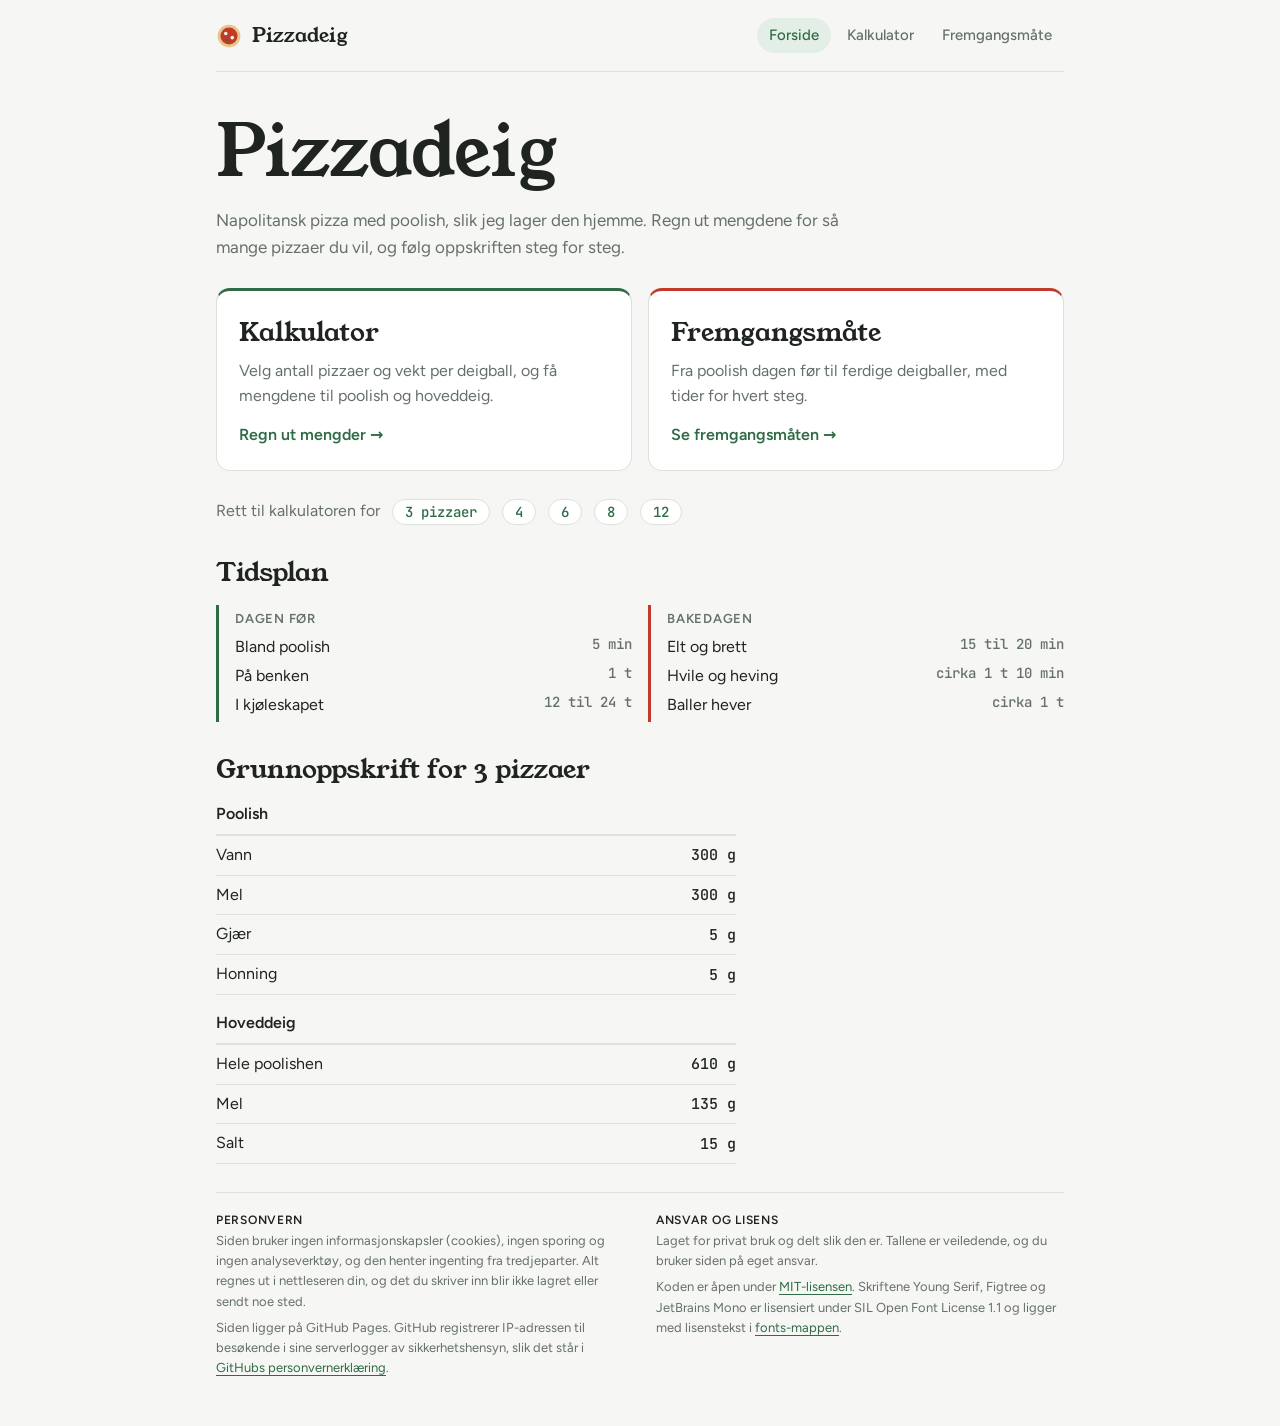
<file: index.html>
<!doctype html>
<html lang="no">
<head>
<meta charset="utf-8">
<meta name="viewport" content="width=device-width, initial-scale=1">
<title>Pizzadeig</title>
<meta name="description" content="Napolitansk pizzadeig med poolish: kalkulator og fremgangsmåte.">
<link rel="icon" href="data:image/svg+xml,%3Csvg xmlns='http://www.w3.org/2000/svg' viewBox='0 0 32 32'%3E%3Ccircle cx='16' cy='16' r='14' fill='%23e8c58a'/%3E%3Ccircle cx='16' cy='16' r='10.5' fill='%23c23b2a'/%3E%3Ccircle cx='12' cy='13' r='2.2' fill='%23f6f1e4'/%3E%3Ccircle cx='20' cy='18' r='2.2' fill='%23f6f1e4'/%3E%3Ccircle cx='14' cy='21' r='1.6' fill='%232f6b45'/%3E%3C/svg%3E">
<link rel="stylesheet" href="style.css">
<style>
.hero { padding-top: 12px; display: grid; gap: 8px; }
.hero h1 { font-size: clamp(40px, 10vw, 72px); }
.cards { display: grid; grid-template-columns: repeat(auto-fit, minmax(260px, 1fr)); gap: 16px; }
.card { display: grid; gap: 6px; align-content: start; background: var(--surface); border: 1px solid var(--line); border-radius: 14px; padding: 22px; text-decoration: none; color: var(--ink); transition: border-color .15s, transform .15s; }
.card:hover { border-color: var(--basil); transform: translateY(-2px); }
.card h2 { font-family: var(--display); font-weight: 400; font-size: 26px; margin: 0; }
.card p { margin: 0; color: var(--muted); }
.card .go { margin-top: 8px; color: var(--basil); font-weight: 600; }
.card.calc { border-top: 3px solid var(--basil); }
.card.steps { border-top: 3px solid var(--tomato); }
.quick { display: flex; flex-wrap: wrap; align-items: center; gap: 8px 12px; color: var(--muted); }
.quick a { font: 500 14px var(--mono); border: 1px solid var(--line); border-radius: 999px; padding: 3px 12px; text-decoration: none; background: var(--surface); }
.quick a:hover { border-color: var(--basil); }
.section-title { font-family: var(--display); font-weight: 400; font-size: 26px; margin: 0 0 12px; }
.timeline { display: grid; grid-template-columns: repeat(auto-fit, minmax(240px, 1fr)); gap: 16px; }
.day { border-left: 3px solid var(--basil); padding: 4px 0 4px 16px; }
.day.bake { border-color: var(--tomato); }
.day h3 { margin: 0; font-size: 13px; letter-spacing: .06em; text-transform: uppercase; color: var(--muted); }
.day ul { margin: 6px 0 0; padding: 0; list-style: none; display: grid; gap: 4px; }
.day li { display: flex; justify-content: space-between; gap: 12px; }
.day li span:last-child { font: 500 14px var(--mono); color: var(--muted); white-space: nowrap; }
.base { width: 100%; max-width: 520px; border-collapse: collapse; }
.base td { padding: 7px 0; border-bottom: 1px solid var(--line); }
.base td.g { text-align: right; font: 500 15px var(--mono); }
.base tr.h td { padding-top: 16px; font-weight: 600; border-bottom: 2px solid var(--line); }
.base tr.h:first-child td { padding-top: 0; }
@media (prefers-reduced-motion: reduce) { .card { transition: none; } .card:hover { transform: none; } }
</style>
</head>
<body>
<div class="wrap">
  <nav class="site-nav" aria-label="Hovedmeny"><a class="brand" href="index.html"><svg viewBox="0 0 32 32" aria-hidden="true"><circle cx="16" cy="16" r="14" fill="#e8c58a"/><circle cx="16" cy="16" r="10.5" fill="#c23b2a"/><circle cx="12" cy="13" r="2.2" fill="#f6f1e4"/><circle cx="20" cy="18" r="2.2" fill="#f6f1e4"/><circle cx="14" cy="21" r="1.6" fill="#2f6b45"/></svg>Pizzadeig</a><ul><li><a href="index.html" aria-current="page">Forside</a></li><li><a href="kalkulator.html">Kalkulator</a></li><li><a href="fremgangsmate.html">Fremgangsmåte</a></li></ul></nav>
  <header class="hero">
    <h1>Pizzadeig</h1>
    <p class="lede">Napolitansk pizza med poolish, slik jeg lager den hjemme. Regn ut mengdene for så mange pizzaer du vil, og følg oppskriften steg for steg.</p>
  </header>

  <section class="cards">
    <a class="card calc" href="kalkulator.html">
      <h2>Kalkulator</h2>
      <p>Velg antall pizzaer og vekt per deigball, og få mengdene til poolish og hoveddeig.</p>
      <span class="go">Regn ut mengder →</span>
    </a>
    <a class="card steps" href="fremgangsmate.html">
      <h2>Fremgangsmåte</h2>
      <p>Fra poolish dagen før til ferdige deigballer, med tider for hvert steg.</p>
      <span class="go">Se fremgangsmåten →</span>
    </a>
  </section>

  <div class="quick"><span>Rett til kalkulatoren for</span>
    <a href="kalkulator.html?n=3">3 pizzaer</a><a href="kalkulator.html?n=4">4</a><a href="kalkulator.html?n=6">6</a><a href="kalkulator.html?n=8">8</a><a href="kalkulator.html?n=12">12</a>
  </div>

  <section>
    <h2 class="section-title">Tidsplan</h2>
    <div class="timeline">
      <div class="day"><h3>Dagen før</h3><ul>
        <li><span>Bland poolish</span><span>5 min</span></li>
        <li><span>På benken</span><span>1 t</span></li>
        <li><span>I kjøleskapet</span><span>12 til 24 t</span></li>
      </ul></div>
      <div class="day bake"><h3>Bakedagen</h3><ul>
        <li><span>Elt og brett</span><span>15 til 20 min</span></li>
        <li><span>Hvile og heving</span><span>cirka 1 t 10 min</span></li>
        <li><span>Baller hever</span><span>cirka 1 t</span></li>
      </ul></div>
    </div>
  </section>

  <section>
    <h2 class="section-title">Grunnoppskrift for 3 pizzaer</h2>
    <table class="base">
      <tr class="h"><td>Poolish</td><td></td></tr>
      <tr><td>Vann</td><td class="g">300 g</td></tr>
      <tr><td>Mel</td><td class="g">300 g</td></tr>
      <tr><td>Gjær</td><td class="g">5 g</td></tr>
      <tr><td>Honning</td><td class="g">5 g</td></tr>
      <tr class="h"><td>Hoveddeig</td><td></td></tr>
      <tr><td>Hele poolishen</td><td class="g">610 g</td></tr>
      <tr><td>Mel</td><td class="g">135 g</td></tr>
      <tr><td>Salt</td><td class="g">15 g</td></tr>
    </table>
  </section>

  <footer class="about">
    <div>
      <h2>Personvern</h2>
      <p>Siden bruker ingen informasjonskapsler (cookies), ingen sporing og ingen analyseverktøy, og den henter ingenting fra tredjeparter. Alt regnes ut i nettleseren din, og det du skriver inn blir ikke lagret eller sendt noe sted.</p>
      <p>Siden ligger på GitHub Pages. GitHub registrerer IP-adressen til besøkende i sine serverlogger av sikkerhetshensyn, slik det står i <a href="https://docs.github.com/en/site-policy/privacy-policies/github-general-privacy-statement" rel="noopener">GitHubs personvernerklæring</a>.</p>
    </div>
    <div>
      <h2>Ansvar og lisens</h2>
      <p>Laget for privat bruk og delt slik den er. Tallene er veiledende, og du bruker siden på eget ansvar.</p>
      <p>Koden er åpen under <a href="https://github.com/PederMyhrer/pizzadeig/blob/main/LICENSE" rel="noopener">MIT-lisensen</a>. Skriftene Young Serif, Figtree og JetBrains Mono er lisensiert under SIL Open Font License 1.1 og ligger med lisenstekst i <a href="https://github.com/PederMyhrer/pizzadeig/tree/main/fonts" rel="noopener">fonts-mappen</a>.</p>
    </div>
  </footer>
</div>

</body>
</html>
</file>
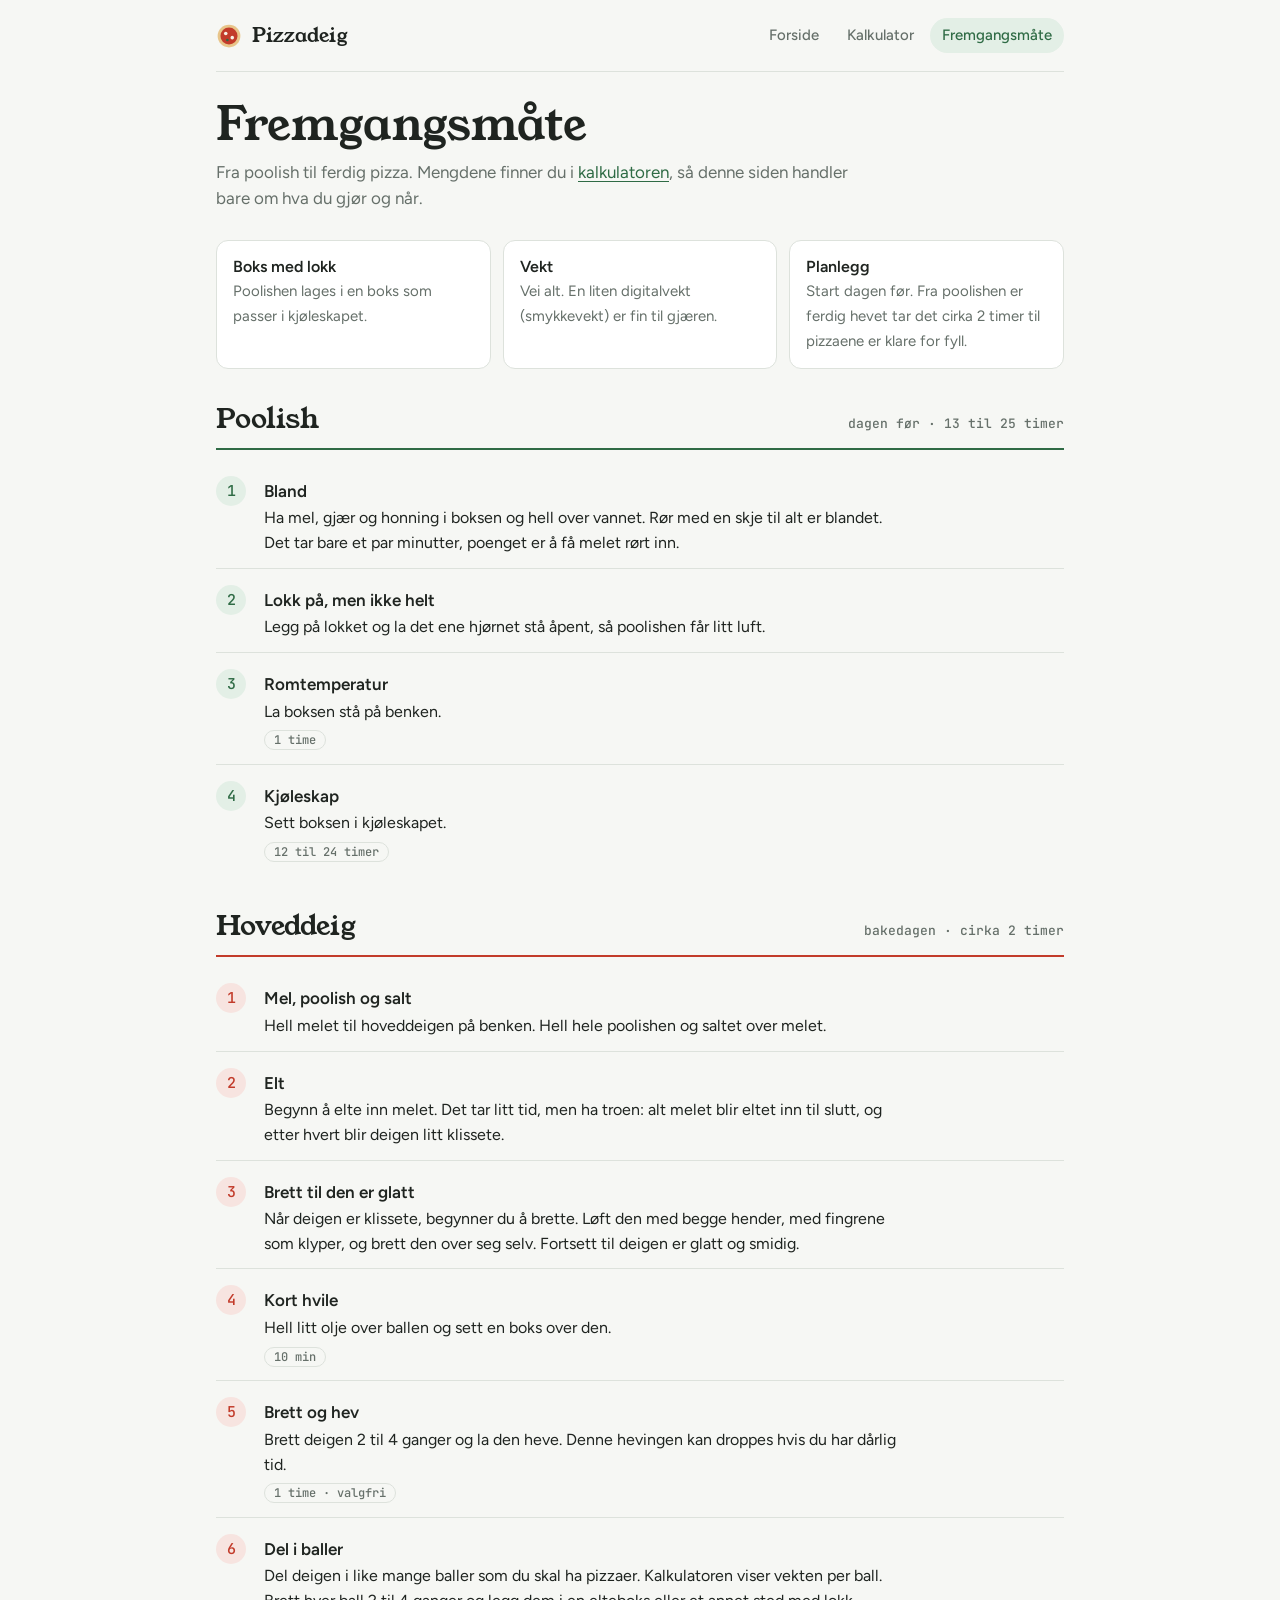
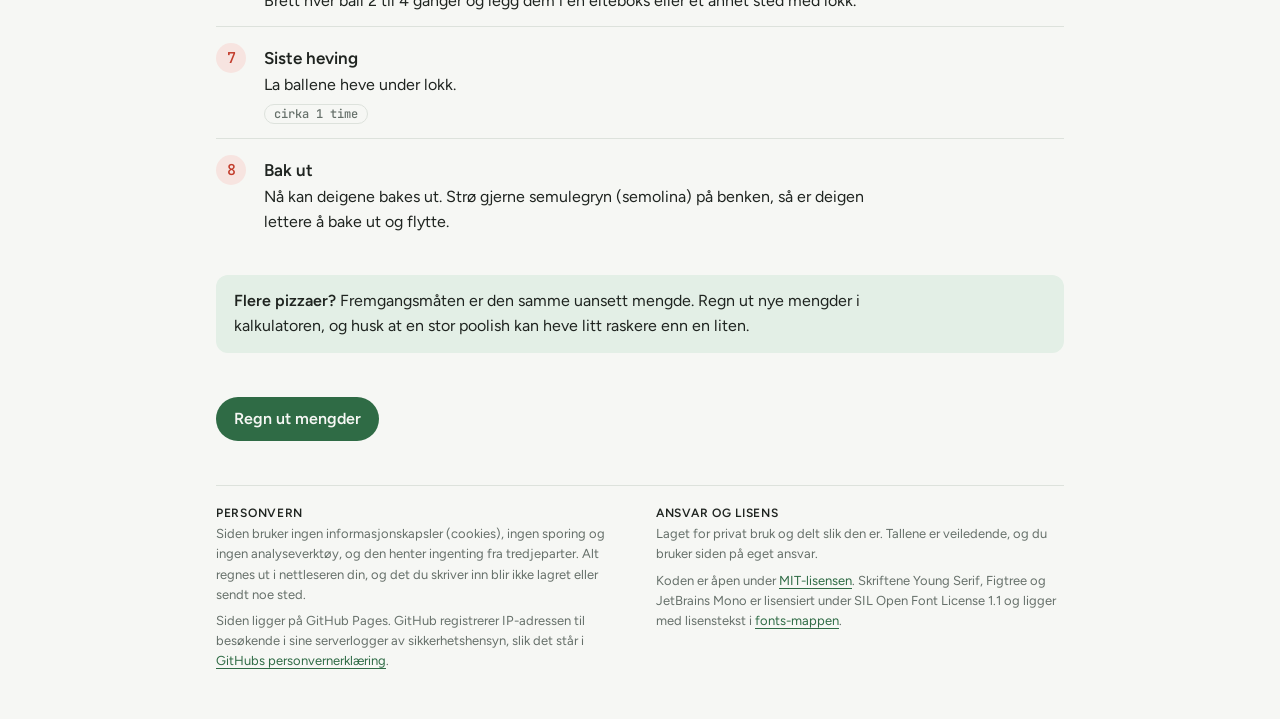
<file: fremgangsmate.html>
<!doctype html>
<html lang="no">
<head>
<meta charset="utf-8">
<meta name="viewport" content="width=device-width, initial-scale=1">
<title>Fremgangsmåte · Pizzadeig</title>
<meta name="description" content="Steg for steg fra poolish til ferdig napolitansk pizza.">
<link rel="icon" href="data:image/svg+xml,%3Csvg xmlns='http://www.w3.org/2000/svg' viewBox='0 0 32 32'%3E%3Ccircle cx='16' cy='16' r='14' fill='%23e8c58a'/%3E%3Ccircle cx='16' cy='16' r='10.5' fill='%23c23b2a'/%3E%3Ccircle cx='12' cy='13' r='2.2' fill='%23f6f1e4'/%3E%3Ccircle cx='20' cy='18' r='2.2' fill='%23f6f1e4'/%3E%3Ccircle cx='14' cy='21' r='1.6' fill='%232f6b45'/%3E%3C/svg%3E">
<link rel="stylesheet" href="style.css">
<style>
.prep { display: grid; grid-template-columns: repeat(auto-fit, minmax(240px, 1fr)); gap: 12px; }
.prep div { background: var(--surface); border: 1px solid var(--line); border-radius: 12px; padding: 14px 16px; }
.prep b { display: block; font-weight: 600; }
.prep span { color: var(--muted); font-size: 15px; }
.phase { display: grid; gap: 14px; }
.phase-head { display: flex; flex-wrap: wrap; align-items: baseline; justify-content: space-between; gap: 4px 16px; border-bottom: 2px solid var(--line); padding-bottom: 8px; }
.phase-head h2 { font-family: var(--display); font-weight: 400; font-size: 28px; margin: 0; }
.phase-head .when { font: 500 13px var(--mono); color: var(--muted); }
.phase.pool .phase-head { border-color: var(--basil); }
.phase.main .phase-head { border-color: var(--tomato); }
ol.steps { list-style: none; counter-reset: s; margin: 0; padding: 0; display: grid; gap: 4px; }
ol.steps li { counter-increment: s; display: grid; grid-template-columns: 36px 1fr; gap: 12px; padding: 12px 0; border-bottom: 1px solid var(--line); }
ol.steps li:last-child { border-bottom: 0; }
ol.steps li::before { content: counter(s); font: 500 15px var(--mono); width: 30px; height: 30px; border-radius: 50%; display: grid; place-items: center; background: var(--basil-soft); color: var(--basil); }
.phase.main ol.steps li::before { background: var(--tomato-soft); color: var(--tomato); }
ol.steps h3 { margin: 2px 0 2px; font-size: 17px; font-weight: 600; }
ol.steps p { margin: 0; max-width: 64ch; }
.time { display: inline-block; margin-top: 6px; font: 500 12px var(--mono); color: var(--muted); border: 1px solid var(--line); border-radius: 999px; padding: 1px 9px; }
.tip { background: var(--basil-soft); border-radius: 12px; padding: 14px 18px; }
.tip p { margin: 0; max-width: 70ch; }
.cta { display: inline-block; background: var(--basil); color: var(--bg); text-decoration: none; font-weight: 600; padding: 10px 18px; border-radius: 999px; }
.cta:hover { filter: brightness(1.08); }
</style>
</head>
<body>
<div class="wrap">
  <nav class="site-nav" aria-label="Hovedmeny"><a class="brand" href="index.html"><svg viewBox="0 0 32 32" aria-hidden="true"><circle cx="16" cy="16" r="14" fill="#e8c58a"/><circle cx="16" cy="16" r="10.5" fill="#c23b2a"/><circle cx="12" cy="13" r="2.2" fill="#f6f1e4"/><circle cx="20" cy="18" r="2.2" fill="#f6f1e4"/><circle cx="14" cy="21" r="1.6" fill="#2f6b45"/></svg>Pizzadeig</a><ul><li><a href="index.html">Forside</a></li><li><a href="kalkulator.html">Kalkulator</a></li><li><a href="fremgangsmate.html" aria-current="page">Fremgangsmåte</a></li></ul></nav>
  <header>
    <h1>Fremgangsmåte</h1>
    <p class="lede">Fra poolish til ferdig pizza. Mengdene finner du i <a href="kalkulator.html">kalkulatoren</a>, så denne siden handler bare om hva du gjør og når.</p>
  </header>

  <section class="prep" aria-label="Før du starter">
    <div><b>Boks med lokk</b><span>Poolishen lages i en boks som passer i kjøleskapet.</span></div>
    <div><b>Vekt</b><span>Vei alt. En liten digitalvekt (smykkevekt) er fin til gjæren.</span></div>
    <div><b>Planlegg</b><span>Start dagen før. Fra poolishen er ferdig hevet tar det cirka 2 timer til pizzaene er klare for fyll.</span></div>
  </section>

  <section class="phase pool">
    <div class="phase-head"><h2>Poolish</h2><span class="when">dagen før · 13 til 25 timer</span></div>
    <ol class="steps">
      <li><div><h3>Bland</h3><p>Ha mel, gjær og honning i boksen og hell over vannet. Rør med en skje til alt er blandet. Det tar bare et par minutter, poenget er å få melet rørt inn.</p></div></li>
      <li><div><h3>Lokk på, men ikke helt</h3><p>Legg på lokket og la det ene hjørnet stå åpent, så poolishen får litt luft.</p></div></li>
      <li><div><h3>Romtemperatur</h3><p>La boksen stå på benken.</p><span class="time">1 time</span></div></li>
      <li><div><h3>Kjøleskap</h3><p>Sett boksen i kjøleskapet.</p><span class="time">12 til 24 timer</span></div></li>
    </ol>
  </section>

  <section class="phase main">
    <div class="phase-head"><h2>Hoveddeig</h2><span class="when">bakedagen · cirka 2 timer</span></div>
    <ol class="steps">
      <li><div><h3>Mel, poolish og salt</h3><p>Hell melet til hoveddeigen på benken. Hell hele poolishen og saltet over melet.</p></div></li>
      <li><div><h3>Elt</h3><p>Begynn å elte inn melet. Det tar litt tid, men ha troen: alt melet blir eltet inn til slutt, og etter hvert blir deigen litt klissete.</p></div></li>
      <li><div><h3>Brett til den er glatt</h3><p>Når deigen er klissete, begynner du å brette. Løft den med begge hender, med fingrene som klyper, og brett den over seg selv. Fortsett til deigen er glatt og smidig.</p></div></li>
      <li><div><h3>Kort hvile</h3><p>Hell litt olje over ballen og sett en boks over den.</p><span class="time">10 min</span></div></li>
      <li><div><h3>Brett og hev</h3><p>Brett deigen 2 til 4 ganger og la den heve. Denne hevingen kan droppes hvis du har dårlig tid.</p><span class="time">1 time · valgfri</span></div></li>
      <li><div><h3>Del i baller</h3><p>Del deigen i like mange baller som du skal ha pizzaer. Kalkulatoren viser vekten per ball. Brett hver ball 2 til 4 ganger og legg dem i en elteboks eller et annet sted med lokk.</p></div></li>
      <li><div><h3>Siste heving</h3><p>La ballene heve under lokk.</p><span class="time">cirka 1 time</span></div></li>
      <li><div><h3>Bak ut</h3><p>Nå kan deigene bakes ut. Strø gjerne semulegryn (semolina) på benken, så er deigen lettere å bake ut og flytte.</p></div></li>
    </ol>
  </section>

  <div class="tip"><p><strong>Flere pizzaer?</strong> Fremgangsmåten er den samme uansett mengde. Regn ut nye mengder i kalkulatoren, og husk at en stor poolish kan heve litt raskere enn en liten.</p></div>
  <p><a class="cta" href="kalkulator.html">Regn ut mengder</a></p>

  <footer class="about">
    <div>
      <h2>Personvern</h2>
      <p>Siden bruker ingen informasjonskapsler (cookies), ingen sporing og ingen analyseverktøy, og den henter ingenting fra tredjeparter. Alt regnes ut i nettleseren din, og det du skriver inn blir ikke lagret eller sendt noe sted.</p>
      <p>Siden ligger på GitHub Pages. GitHub registrerer IP-adressen til besøkende i sine serverlogger av sikkerhetshensyn, slik det står i <a href="https://docs.github.com/en/site-policy/privacy-policies/github-general-privacy-statement" rel="noopener">GitHubs personvernerklæring</a>.</p>
    </div>
    <div>
      <h2>Ansvar og lisens</h2>
      <p>Laget for privat bruk og delt slik den er. Tallene er veiledende, og du bruker siden på eget ansvar.</p>
      <p>Koden er åpen under <a href="https://github.com/PederMyhrer/pizzadeig/blob/main/LICENSE" rel="noopener">MIT-lisensen</a>. Skriftene Young Serif, Figtree og JetBrains Mono er lisensiert under SIL Open Font License 1.1 og ligger med lisenstekst i <a href="https://github.com/PederMyhrer/pizzadeig/tree/main/fonts" rel="noopener">fonts-mappen</a>.</p>
    </div>
  </footer>
</div>

</body>
</html>
</file>
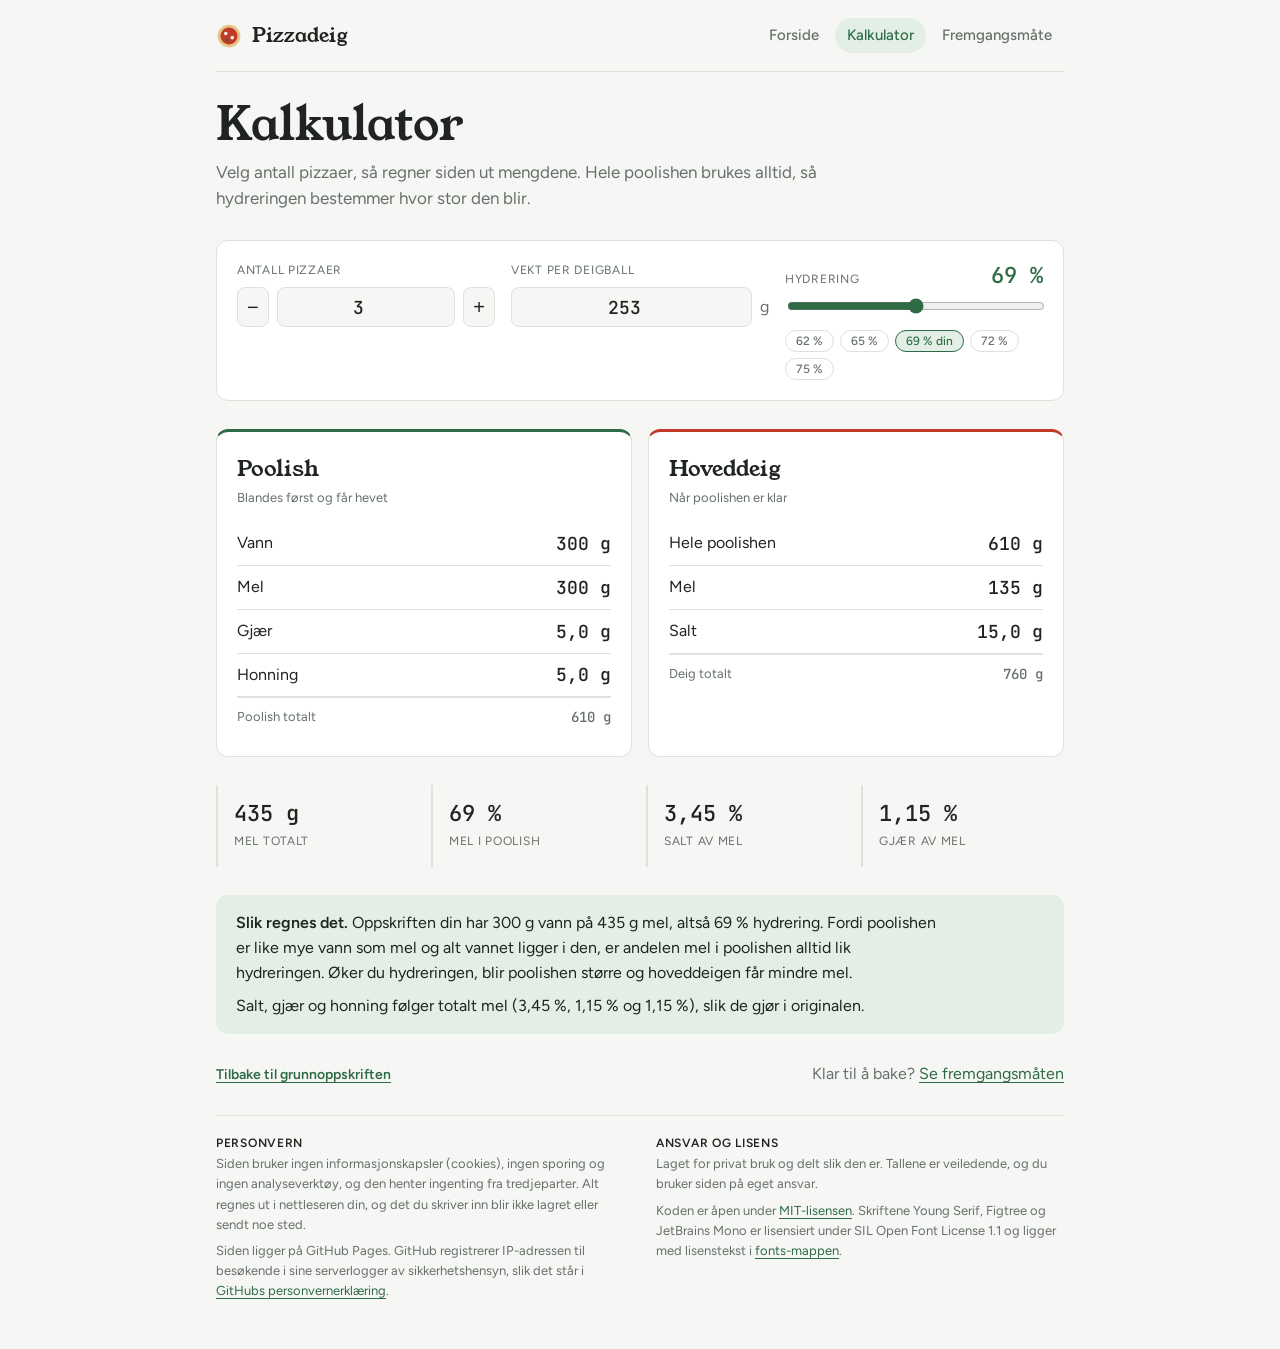
<file: kalkulator.html>
<!doctype html>
<html lang="no">
<head>
<meta charset="utf-8">
<meta name="viewport" content="width=device-width, initial-scale=1">
<title>Kalkulator · Pizzadeig</title>
<meta name="description" content="Skaler napolitansk pizzadeig med poolish etter antall pizzaer, vekt per deigball og hydrering.">
<link rel="icon" href="data:image/svg+xml,%3Csvg xmlns='http://www.w3.org/2000/svg' viewBox='0 0 32 32'%3E%3Ccircle cx='16' cy='16' r='14' fill='%23e8c58a'/%3E%3Ccircle cx='16' cy='16' r='10.5' fill='%23c23b2a'/%3E%3Ccircle cx='12' cy='13' r='2.2' fill='%23f6f1e4'/%3E%3Ccircle cx='20' cy='18' r='2.2' fill='%23f6f1e4'/%3E%3Ccircle cx='14' cy='21' r='1.6' fill='%232f6b45'/%3E%3C/svg%3E">
<link rel="stylesheet" href="style.css">
<style>.controls { display: grid; grid-template-columns: repeat(auto-fit, minmax(220px, 1fr)); gap: 16px; background: var(--surface); border: 1px solid var(--line); border-radius: 12px; padding: 20px; }
.ctl label { display: block; font-size: 12px; letter-spacing: .06em; text-transform: uppercase; color: var(--muted); margin-bottom: 8px; }
.stepper { display: flex; align-items: center; gap: 8px; }
.stepper button { width: 40px; height: 40px; border-radius: 8px; border: 1px solid var(--line); background: var(--bg); color: var(--ink); font-size: 20px; cursor: pointer; }
.stepper button:hover { border-color: var(--basil); }
.stepper input, .field input { width: 100%; min-width: 0; height: 40px; border: 1px solid var(--line); border-radius: 8px; background: var(--bg); color: var(--ink); font: 500 18px var(--mono); text-align: center; }
.field { display: flex; align-items: center; gap: 8px; }
.field span { color: var(--muted); }
input[type=range] { width: 100%; accent-color: var(--basil); }
.hyd-row { display: flex; justify-content: space-between; align-items: baseline; }
.hyd-val { font: 500 22px var(--mono); color: var(--basil); }
.presets { display: flex; flex-wrap: wrap; gap: 6px; margin-top: 8px; }
.presets button { border: 1px solid var(--line); background: transparent; color: var(--muted); border-radius: 999px; padding: 3px 10px; font: 500 12px var(--body); cursor: pointer; }
.presets button.on { background: var(--basil-soft); color: var(--basil); border-color: var(--basil); }
button:focus-visible, input:focus-visible { outline: 2px solid var(--basil); outline-offset: 2px; }

.boards { display: grid; grid-template-columns: repeat(auto-fit, minmax(280px, 1fr)); gap: 16px; }
.board { background: var(--surface); border: 1px solid var(--line); border-radius: 12px; padding: 20px; min-width: 0; }
.board h2 { font-family: var(--display); font-weight: 400; font-size: 22px; margin: 0; }
.board .when { color: var(--muted); font-size: 13px; margin: 2px 0 14px; }
.board.main { border-top: 3px solid var(--tomato); }
.board.pool { border-top: 3px solid var(--basil); }
table { width: 100%; border-collapse: collapse; }
td { padding: 9px 0; border-bottom: 1px solid var(--line); }
tr:last-child td { border-bottom: 0; }
td.g { text-align: right; font: 500 18px var(--mono); font-variant-numeric: tabular-nums; }
td.p { text-align: right; color: var(--muted); font: 500 12px var(--mono); width: 64px; }
tr.sum td { border-top: 2px solid var(--line); border-bottom: 0; color: var(--muted); font-size: 13px; }
tr.sum td.g { font-size: 14px; color: var(--muted); }

.stats { display: grid; grid-template-columns: repeat(auto-fit, minmax(150px, 1fr)); gap: 12px; }
.stat { padding: 14px 16px; border-left: 2px solid var(--line); }
.stat b { display: block; font: 500 22px var(--mono); }
.stat span { font-size: 12px; letter-spacing: .06em; text-transform: uppercase; color: var(--muted); }

.note { background: var(--basil-soft); border-radius: 12px; padding: 16px 20px; max-width: none; }
.note p { margin: 0; max-width: 70ch; }
.note p + p { margin-top: 8px; }
.reset { justify-self: start; border: 0; background: none; color: var(--basil); font: 600 14px var(--body); cursor: pointer; padding: 0; text-decoration: underline; text-underline-offset: 3px; }


.crosslink { display: flex; flex-wrap: wrap; align-items: center; justify-content: space-between; gap: 12px; }
.crosslink p { margin: 0; color: var(--muted); }
.reset { border: 0; background: none; color: var(--basil); font: 600 14px var(--body); cursor: pointer; padding: 0; text-decoration: underline; text-underline-offset: 3px; }
</style>
</head>
<body>
<div class="wrap">
  <nav class="site-nav" aria-label="Hovedmeny"><a class="brand" href="index.html"><svg viewBox="0 0 32 32" aria-hidden="true"><circle cx="16" cy="16" r="14" fill="#e8c58a"/><circle cx="16" cy="16" r="10.5" fill="#c23b2a"/><circle cx="12" cy="13" r="2.2" fill="#f6f1e4"/><circle cx="20" cy="18" r="2.2" fill="#f6f1e4"/><circle cx="14" cy="21" r="1.6" fill="#2f6b45"/></svg>Pizzadeig</a><ul><li><a href="index.html">Forside</a></li><li><a href="kalkulator.html" aria-current="page">Kalkulator</a></li><li><a href="fremgangsmate.html">Fremgangsmåte</a></li></ul></nav>
  <header>
    <h1>Kalkulator</h1>
    <p class="lede">Velg antall pizzaer, så regner siden ut mengdene. Hele poolishen brukes alltid, så hydreringen bestemmer hvor stor den blir.</p>
  </header>

  <section class="controls" aria-label="Innstillinger">
    <div class="ctl">
      <label for="n">Antall pizzaer</label>
      <div class="stepper">
        <button type="button" id="minus" aria-label="Færre pizzaer">−</button>
        <input id="n" type="number" min="1" max="60" value="3" inputmode="numeric">
        <button type="button" id="plus" aria-label="Flere pizzaer">+</button>
      </div>
    </div>
    <div class="ctl">
      <label for="w">Vekt per deigball</label>
      <div class="field"><input id="w" type="number" min="150" max="400" step="1" value="253" inputmode="numeric"><span>g</span></div>
    </div>
    <div class="ctl">
      <div class="hyd-row"><label for="h">Hydrering</label><span class="hyd-val num" id="hv">69 %</span></div>
      <input id="h" type="range" min="58" max="80" step="0.5" value="69">
      <div class="presets" id="presets">
        <button type="button" data-v="62">62 %</button>
        <button type="button" data-v="65">65 %</button>
        <button type="button" data-v="69">69 % din</button>
        <button type="button" data-v="72">72 %</button>
        <button type="button" data-v="75">75 %</button>
      </div>
    </div>
  </section>

  <section class="boards">
    <article class="board pool">
      <h2>Poolish</h2>
      <p class="when">Blandes først og får hevet</p>
      <table>
        <tr><td>Vann</td><td class="g" id="pw"></td></tr>
        <tr><td>Mel</td><td class="g" id="pf"></td></tr>
        <tr><td>Gjær</td><td class="g" id="py"></td></tr>
        <tr><td>Honning</td><td class="g" id="ph"></td></tr>
        <tr class="sum"><td>Poolish totalt</td><td class="g" id="pt"></td></tr>
      </table>
    </article>
    <article class="board main">
      <h2>Hoveddeig</h2>
      <p class="when">Når poolishen er klar</p>
      <table>
        <tr><td>Hele poolishen</td><td class="g" id="mp"></td></tr>
        <tr><td>Mel</td><td class="g" id="mf"></td></tr>
        <tr><td>Salt</td><td class="g" id="ms"></td></tr>
        <tr class="sum"><td>Deig totalt</td><td class="g" id="mt"></td></tr>
      </table>
    </article>
  </section>

  <section class="stats" aria-label="Nøkkeltall">
    <div class="stat"><b id="sF"></b><span>Mel totalt</span></div>
    <div class="stat"><b id="sP"></b><span>Mel i poolish</span></div>
    <div class="stat"><b id="sS"></b><span>Salt av mel</span></div>
    <div class="stat"><b id="sY"></b><span>Gjær av mel</span></div>
  </section>

  <section class="note">
    <p><strong>Slik regnes det.</strong> Oppskriften din har 300 g vann på 435 g mel, altså 69 % hydrering. Fordi poolishen er like mye vann som mel og alt vannet ligger i den, er andelen mel i poolishen alltid lik hydreringen. Øker du hydreringen, blir poolishen større og hoveddeigen får mindre mel.</p>
    <p>Salt, gjær og honning følger totalt mel (3,45 %, 1,15 % og 1,15 %), slik de gjør i originalen.</p>
  </section>


  <div class="crosslink">
    <button type="button" class="reset" id="reset">Tilbake til grunnoppskriften</button>
    <p>Klar til å bake? <a href="fremgangsmate.html">Se fremgangsmåten</a></p>
  </div>

  <footer class="about">
    <div>
      <h2>Personvern</h2>
      <p>Siden bruker ingen informasjonskapsler (cookies), ingen sporing og ingen analyseverktøy, og den henter ingenting fra tredjeparter. Alt regnes ut i nettleseren din, og det du skriver inn blir ikke lagret eller sendt noe sted.</p>
      <p>Siden ligger på GitHub Pages. GitHub registrerer IP-adressen til besøkende i sine serverlogger av sikkerhetshensyn, slik det står i <a href="https://docs.github.com/en/site-policy/privacy-policies/github-general-privacy-statement" rel="noopener">GitHubs personvernerklæring</a>.</p>
    </div>
    <div>
      <h2>Ansvar og lisens</h2>
      <p>Laget for privat bruk og delt slik den er. Tallene er veiledende, og du bruker siden på eget ansvar.</p>
      <p>Koden er åpen under <a href="https://github.com/PederMyhrer/pizzadeig/blob/main/LICENSE" rel="noopener">MIT-lisensen</a>. Skriftene Young Serif, Figtree og JetBrains Mono er lisensiert under SIL Open Font License 1.1 og ligger med lisenstekst i <a href="https://github.com/PederMyhrer/pizzadeig/tree/main/fonts" rel="noopener">fonts-mappen</a>.</p>
    </div>
  </footer>
</div>
<script>
const SALT = 15/435, YEAST = 5/435, HONEY = 5/435;
const BASE_W = 760/3;
const $ = id => document.getElementById(id);
let ballW = BASE_W;

const fmt = g => (g < 20 ? g.toFixed(1).replace('.', ',') : Math.round(g)) + ' g';
const pct = v => (v*100).toFixed(v < 0.1 ? 2 : 0).replace('.', ',') + ' %';

function calc() {
  const n = Math.max(1, Math.min(60, parseInt($('n').value) || 1));
  const h = parseFloat($('h').value) / 100;
  const total = n * ballW;
  const F = total / (1 + h + SALT + YEAST + HONEY);
  const water = h * F;
  const poolFlour = water;            // 1:1 poolish, alt vann i poolishen
  const mainFlour = F - poolFlour;
  const yeast = YEAST * F, honey = HONEY * F, salt = SALT * F;
  const poolTotal = water + poolFlour + yeast + honey;

  $('pw').textContent = fmt(water);
  $('pf').textContent = fmt(poolFlour);
  $('py').textContent = fmt(yeast);
  $('ph').textContent = fmt(honey);
  $('pt').textContent = fmt(poolTotal);
  $('mp').textContent = fmt(poolTotal);
  $('mf').textContent = fmt(mainFlour);
  $('ms').textContent = fmt(salt);
  $('mt').textContent = fmt(poolTotal + mainFlour + salt);

  $('sF').textContent = fmt(F);
  $('sP').textContent = pct(h);
  $('sS').textContent = pct(SALT);
  $('sY').textContent = pct(YEAST);
  $('hv').textContent = String(+$('h').value).replace('.', ',') + ' %';
  document.querySelectorAll('#presets button').forEach(b =>
    b.classList.toggle('on', +b.dataset.v === +$('h').value));
}

$('minus').onclick = () => { $('n').value = Math.max(1, (+$('n').value || 1) - 1); calc(); };
$('plus').onclick = () => { $('n').value = Math.min(60, (+$('n').value || 0) + 1); calc(); };
$('n').oninput = calc;
$('w').oninput = () => { const v = parseFloat($('w').value); if (v > 0) { ballW = v; calc(); } };
$('h').oninput = calc;
document.querySelectorAll('#presets button').forEach(b =>
  b.onclick = () => { $('h').value = b.dataset.v; calc(); });
$('reset').onclick = () => { $('n').value = 3; $('h').value = 69; $('w').value = 253; ballW = BASE_W; calc(); };
try { const q = new URLSearchParams(location.search).get('n'); if (q && +q > 0) $('n').value = Math.min(60, Math.round(+q)); } catch (e) {}
calc();
</script>
</body>
</html>
</file>
<file: style.css>
/* Felles stil for alle sider: lokale fonter, fargetokens, meny og bunntekst */
@font-face { font-family: "Young Serif"; src: url("fonts/young-serif-latin-400-normal.woff2") format("woff2"); font-weight: 400; font-display: swap; }
@font-face { font-family: "Figtree"; src: url("fonts/figtree-latin-400-normal.woff2") format("woff2"); font-weight: 400; font-display: swap; }
@font-face { font-family: "Figtree"; src: url("fonts/figtree-latin-500-normal.woff2") format("woff2"); font-weight: 500; font-display: swap; }
@font-face { font-family: "Figtree"; src: url("fonts/figtree-latin-600-normal.woff2") format("woff2"); font-weight: 600; font-display: swap; }
@font-face { font-family: "JetBrains Mono"; src: url("fonts/jetbrains-mono-latin-500-normal.woff2") format("woff2"); font-weight: 500; font-display: swap; }

:root {
  --bg: #f6f7f4; --surface: #ffffff; --ink: #1f2420; --muted: #66706a;
  --line: #dde2dc; --basil: #2f6b45; --basil-soft: #e3efe6; --tomato: #c23b2a; --tomato-soft: #f7e4e0;
  --display: "Young Serif", Georgia, serif;
  --body: "Figtree", system-ui, sans-serif;
  --mono: "JetBrains Mono", ui-monospace, monospace;
  color-scheme: light;
}
@media (prefers-color-scheme: dark) {
  :root {
    --bg: #141815; --surface: #1c211d; --ink: #e9ede8; --muted: #9aa49d;
    --line: #2e3530; --basil: #7cc495; --basil-soft: #1f3327; --tomato: #ef7462; --tomato-soft: #3a211d;
    color-scheme: dark;
  }
}

*, *::before, *::after { box-sizing: border-box; }
html { -webkit-text-size-adjust: 100%; }
body { margin: 0; background: var(--bg); color: var(--ink); font-family: var(--body); font-size: 16px; line-height: 1.55; }
.wrap { max-width: 880px; margin: 0 auto; padding-inline: 16px; padding-block: 0 48px; display: grid; gap: 28px; }
h1, h2, h3 { text-wrap: balance; }
h1 { font-family: var(--display); font-weight: 400; font-size: clamp(30px, 6.5vw, 46px); line-height: 1.1; margin: 0; }
.lede { color: var(--muted); margin: 8px 0 0; max-width: 60ch; font-size: 17px; }
.num { font-family: var(--mono); font-variant-numeric: tabular-nums; }
a { color: var(--basil); text-underline-offset: 3px; }
a:focus-visible, button:focus-visible, input:focus-visible { outline: 2px solid var(--basil); outline-offset: 2px; }

/* Meny */
.site-nav { display: flex; flex-wrap: wrap; align-items: center; justify-content: space-between; gap: 8px 20px; padding-block: 18px; border-bottom: 1px solid var(--line); }
.brand { display: inline-flex; align-items: center; gap: 10px; font-family: var(--display); font-size: 20px; color: var(--ink); text-decoration: none; }
.brand svg { width: 26px; height: 26px; flex: none; }
.site-nav ul { display: flex; gap: 4px; list-style: none; margin: 0; padding: 0; }
.site-nav ul a { display: block; padding: 6px 12px; border-radius: 999px; color: var(--muted); text-decoration: none; font-weight: 500; font-size: 15px; }
.site-nav ul a:hover { color: var(--ink); background: var(--surface); }
.site-nav ul a[aria-current="page"] { color: var(--basil); background: var(--basil-soft); }

/* Bunntekst */
footer.about { border-top: 1px solid var(--line); padding-top: 20px; color: var(--muted); font-size: 13px; display: grid; grid-template-columns: repeat(auto-fit, minmax(260px, 1fr)); gap: 16px 32px; }
footer.about h2 { font: 600 12px var(--body); letter-spacing: .06em; text-transform: uppercase; color: var(--ink); margin: 0 0 4px; }
footer.about p { margin: 0; max-width: 70ch; }
footer.about p + p { margin-top: 6px; }
</file>
